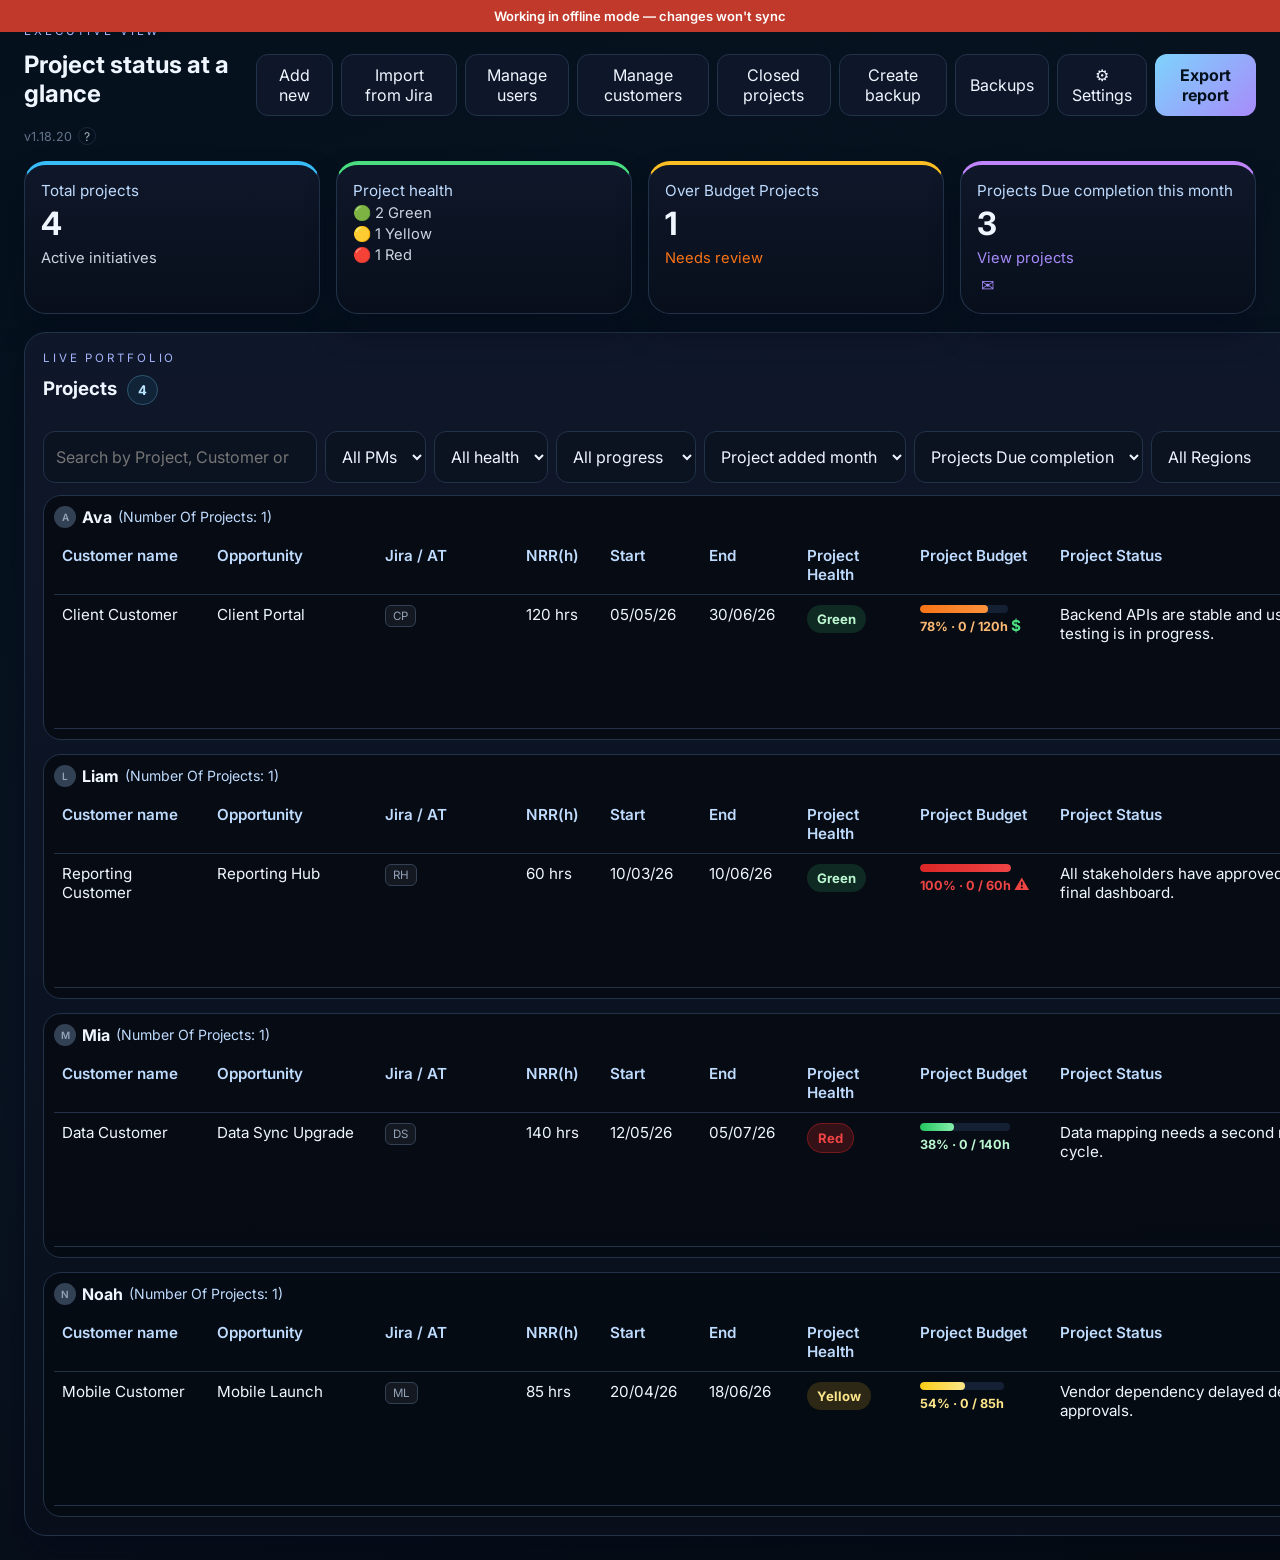
<file: index.html>
<!DOCTYPE html>
<html lang="en">
  <head>
    <meta charset="UTF-8" />
    <meta name="viewport" content="width=device-width, initial-scale=1.0" />
    <title>Project Manager Dashboard</title>
    <link rel="icon" type="image/png" href="[data-uri]" />
    <link rel="preconnect" href="https://fonts.googleapis.com" />
    <link rel="preconnect" href="https://fonts.gstatic.com" crossorigin />
    <link
      href="https://fonts.googleapis.com/css2?family=Inter:wght@400;500;600;700;800&display=swap"
      rel="stylesheet"
    />
    <link rel="stylesheet" href="styles.css" />
  </head>
  <body>
    <div id="offline-banner" style="display:none">
      Working in offline mode — changes won't sync
    </div>
    <div class="app-shell">
      <main class="main-content">
        <header class="topbar" id="overview">
          <div>
            <p class="eyebrow">Executive view</p>
            <h2>Project status at a glance</h2>
            <div class="app-version-row">
              <span id="appVersionLabel"></span>
              <button id="whatsNewBtn" class="whats-new-btn" title="What's new">?</button>
            </div>
          </div>
          <div class="topbar-actions">
            <button id="addNewBtn" class="secondary-btn">Add new</button>
            <button id="importFromJiraBtn" class="secondary-btn">Import from Jira</button>
            <button id="manageUsersBtn" class="secondary-btn">Manage users</button>
            <button id="manageCustomersBtn" class="secondary-btn">Manage customers</button>
            <button id="closedProjectsBtn" class="secondary-btn">Closed projects</button>
            <button id="createBackupBtn" class="secondary-btn">Create backup</button>
            <button id="backupsPanelBtn" class="secondary-btn">Backups</button>
            <button id="settingsBtn" class="secondary-btn">⚙ Settings</button>
            <button id="exportBtn" class="primary-btn">Export report</button>
          </div>
        </header>

        <section class="stats-grid">
          <article class="stat-card accent-blue">
            <p>Total projects</p>
            <h3 id="totalProjects">0</h3>
            <span>Active initiatives</span>
          </article>
          <article class="stat-card accent-green" style="position:relative;">
            <p>Project health</p>
            <div id="healthBreakdown" style="margin-top:4px;display:grid;gap:3px;font-size:0.92rem;">
              <span>🟢 <span id="healthGreenCount">0</span> Green</span>
              <span id="healthYellowTrigger" style="cursor:pointer;">🟡 <span id="healthYellowCount">0</span> Yellow</span>
              <span id="healthRedTrigger" style="cursor:pointer;">🔴 <span id="healthRedCount">0</span> Red</span>
            </div>
            <div id="healthYellowPopup" class="atrisk-popup hidden"></div>
            <div id="healthRedPopup" class="atrisk-popup hidden"></div>
          </article>
          <article class="stat-card accent-amber" id="atRiskCard" style="position:relative;cursor:default;">
            <p>Over Budget Projects</p>
            <h3 id="atRiskCount">0</h3>
            <span id="atRiskTrigger" style="color:#f97316;cursor:pointer;">Needs review</span>
            <div id="atRiskPopup" class="atrisk-popup hidden"></div>
          </article>
          <article class="stat-card accent-purple" id="dueThisMonthCard" style="position:relative;cursor:default;">
            <p>Projects Due completion this month</p>
            <h3 id="dueThisMonthCount">0</h3>
            <span id="dueThisMonthTrigger" style="color:#a78bfa;cursor:pointer;">View projects</span>
            <div id="dueThisMonthActions" style="display:flex;gap:8px;margin-top:6px;">
              <button id="mailDueMonthBtn" title="Copy table &amp; open email" style="background:none;border:none;cursor:pointer;color:#a78bfa;font-size:1rem;padding:2px 4px;">✉</button>
            </div>
            <div id="dueThisMonthPopup" class="atrisk-popup hidden"></div>
          </article>
        </section>

        <section class="dashboard-grid top-priority">
          <article class="panel" id="projects">
            <div class="panel-header">
              <div>
                <p class="eyebrow">Live portfolio</p>
                <h3>Projects <span id="projectsCountBadge" class="pill" style="margin-left:6px;">0</span></h3>
              </div>
              <span class="pill">Updated today</span>
            </div>
            <div class="filter-row">
              <input id="searchInput" type="search" placeholder="Search by Project, Customer or PM" />
              <select id="pmFilter">
                <option value="All">All PMs</option>
              </select>
              <select id="healthFilter">
                <option value="All">All health</option>
                <option value="Green">Green</option>
                <option value="Yellow">Yellow</option>
                <option value="Red">Red</option>
              </select>
              <select id="progressFilter">
                <option value="">All progress</option>
                <option value="0-39">0–39%</option>
                <option value="40-69">40–69%</option>
                <option value="70-100">70–100%</option>
                <option value="100+">Above 100%</option>
              </select>
              <select id="addedMonthFilter">
                <option value="">Project added month</option>
              </select>
              <select id="duemonthFilter">
                <option value="">All months</option>
              </select>
              <select id="regionFilter">
                <option value="">All Regions</option>
                <option value="APAC">APAC</option>
                <option value="EMEA">EMEA</option>
                <option value="North America">North America</option>
                <option value="LatAm">LatAm</option>
                <option value="Internal">Internal</option>
                <option value="ROW">"ROW"</option>
              </select>
              <select id="accountTypeFilter">
                <option value="">All Account Types</option>
                <option value="OVP">OVP</option>
                <option value="OTT">OTT</option>
              </select>
              <button id="refreshDashboardBtn" class="ghost-btn small-btn" title="Refresh dashboard">↻ Refresh</button>
              <button id="resetFiltersBtn" class="ghost-btn small-btn" title="Reset all filters">✕ Reset</button>
            </div>
            <div class="table-wrap">
              <div id="portfolioGroups" class="portfolio-groups"></div>
            </div>
          </article>

        </section>
      </main>
    </div>

    <div id="appDialogModal" class="modal hidden" aria-hidden="true">
      <div class="modal-card app-dialog-card">
        <div class="modal-header">
          <div>
            <p class="eyebrow" id="appDialogEyebrow">Confirm</p>
            <h3 id="appDialogTitle">Are you sure?</h3>
          </div>
          <button id="closeAppDialogBtn" class="ghost-btn" type="button" aria-label="Close">×</button>
        </div>
        <div class="app-dialog-body">
          <p id="appDialogMessage" class="muted"></p>
          <input id="appDialogInput" type="password" autocomplete="off" style="display:none;" />
          <p id="appDialogError" class="app-dialog-error hidden"></p>
        </div>
        <div class="modal-actions">
          <button type="button" id="appDialogCancelBtn" class="ghost-btn">Cancel</button>
          <button type="button" id="appDialogConfirmBtn" class="primary-btn">OK</button>
        </div>
      </div>
    </div>

    <div id="editProjectModal" class="modal hidden" aria-hidden="true">
      <div class="modal-card edit-project-modal-card">
        <div class="modal-header">
          <div>
            <p class="eyebrow">Edit project</p>
            <h3>Project Manager Update</h3>
          </div>
          <button id="closeEditModalBtn" class="ghost-btn" type="button" aria-label="Close">×</button>
        </div>
        <form id="editProjectForm" class="status-form modal-form">
          <label>
            Customer name
            <div class="autocomplete-wrap">
              <input id="editCustomerName" type="text" autocomplete="off" />
              <ul class="autocomplete-list hidden"></ul>
            </div>
          </label>
          <label>
            Project Name
            <input id="editProjectName" type="text" />
          </label>
          <label id="verticalLabel">
            Vertical
            <input id="editVertical" type="text" readonly placeholder="— not set in Jira yet —" style="opacity:0.7;" />
          </label>
          <label id="accountTypeLabel">
            Account Type
            <select id="editAccountType">
              <option value="">— not determined —</option>
              <option value="OVP">OVP</option>
              <option value="OTT">OTT</option>
            </select>
          </label>
          <label>
            PM
            <select id="editProjectManager"></select>
          </label>
          <label>
            Project Health by PM
            <select id="editHealth">
              <option value="Green">Green</option>
              <option value="Yellow">Yellow</option>
              <option value="Red">Red</option>
            </select>
          </label>
          <label id="pmStatusLabel">
            Project status by PM
            <textarea id="editPmStatus" rows="3" placeholder="Explain why this project is at risk…" style="resize:vertical;"></textarea>
          </label>
          <label>
            Region
            <select id="editRegion">
              <option value="">— select —</option>
              <option value="APAC">APAC</option>
              <option value="EMEA">EMEA</option>
              <option value="North America">North America</option>
              <option value="LatAm">LatAm</option>
              <option value="Internal">Internal</option>
              <option value="ROW">"ROW"</option>
            </select>
          </label>
          <label id="riskReasonLabel">
            Risk Reason (Budget)
            <select id="editRiskReason">
              <option value="">-- Select Risk Reason --</option>
              <option value="54143">Non-responsive and/or demanding customer</option>
              <option value="54144">Delayed support from Dev/Core/R&amp;D</option>
              <option value="54145">Churn Risk/Task force customer</option>
              <option value="54146">Dev work exceeded estimation</option>
              <option value="54147">Hours not received from sales as promised</option>
              <option value="54148">Solution changes after the initial estimation, discovered post Kick Off calls</option>
              <option value="54149">Product gaps / immaturity</option>
              <option value="54150">Items discussed in pre-sale assumed incorrectly to be OOB</option>
              <option value="57872">Project actual work does not match estimation</option>
            </select>
          </label>
          <label>
            AT Link
            <input id="editAtLink" type="url" placeholder="https://..." />
          </label>
          <label>
            CSM
            <input id="editCsm" type="text" placeholder="CSM name" />
          </label>
          <label>
            Sales
            <input id="editSales" type="text" placeholder="Sales name" />
          </label>
          <label>
            End Date
            <div style="display:flex;gap:6px;align-items:center;">
              <input id="editDueDateText" type="text" placeholder="dd/mm/yy" maxlength="8" style="flex:1;" />
              <button type="button" id="editDueDatePickerBtn" title="Pick date" style="background:none;border:1px solid #334155;border-radius:8px;padding:5px 8px;cursor:pointer;color:#94a3b8;font-size:1rem;">📅</button>
              <input id="editDueDateHidden" type="date" style="display:none;" />
            </div>
          </label>
          <label>Project Status</label>
          <div class="rich-editor-block" id="editStatusEditorBlock">
          <div class="editor-toolbar">
            <button type="button" class="ghost-btn small-btn" data-rich-command="bold" title="Bold"><b>B</b></button>
            <button type="button" class="ghost-btn small-btn" data-rich-command="italic" title="Italic"><i>I</i></button>
            <button type="button" class="ghost-btn small-btn" data-rich-command="underline" title="Underline"><u>U</u></button>
            <span class="toolbar-sep"></span>
            <button type="button" class="ghost-btn small-btn" data-rich-command="insertUnorderedList" title="Bullet list">• List</button>
            <button type="button" class="ghost-btn small-btn" data-rich-command="insertOrderedList" title="Numbered list">1. List</button>
            <span class="toolbar-sep"></span>
            <button type="button" class="ghost-btn small-btn" data-rich-command="outdent" title="Decrease indent">⇤</button>
            <button type="button" class="ghost-btn small-btn" data-rich-command="indent" title="Increase indent">⇥</button>
            <span class="toolbar-sep"></span>
            <span class="toolbar-color-wrap">
              <span class="toolbar-color-a">A</span>
              <label class="toolbar-color-btn ghost-btn small-btn" title="Text color">
                <span data-role="colorSwatch" style="display:inline-block;width:14px;height:14px;border-radius:3px;background:#eff6ff;border:1px solid rgba(255,255,255,0.25);"></span>
                <input type="color" data-role="colorPicker" value="#eff6ff" style="width:0;height:0;opacity:0;position:absolute;">
              </label>
            </span>
            <span class="toolbar-sep"></span>
            <select data-role="fontSize" title="Font size" style="width:58px;padding:4px 6px;border:1px solid var(--line);border-radius:10px;background:rgba(15,23,42,0.95);color:var(--text);font-family:inherit;font-size:0.88rem;cursor:pointer;">
              <option value="8" selected>8</option>
              <option value="9">9</option>
              <option value="10">10</option>
              <option value="11">11</option>
              <option value="12">12</option>
              <option value="14">14</option>
              <option value="16">16</option>
              <option value="18">18</option>
              <option value="20">20</option>
              <option value="24">24</option>
              <option value="28">28</option>
              <option value="36">36</option>
              <option value="48">48</option>
              <option value="72">72</option>
            </select>
            <button type="button" data-role="insertLink" class="ghost-btn small-btn" title="Insert link">🔗</button>
          </div>
          <div data-role="linkPopup" style="display:none;margin-top:6px;background:#0f172a;border:1px solid #223249;border-radius:10px;padding:10px 12px;gap:8px;flex-direction:column;">
            <input data-role="linkUrl" type="url" placeholder="https://..." style="width:100%;border:1px solid #334155;background:#0b1220;color:#eff6ff;border-radius:8px;padding:7px 10px;font-size:0.9rem;" />
            <input data-role="linkText" type="text" placeholder="Display text (optional)" style="width:100%;border:1px solid #334155;background:#0b1220;color:#eff6ff;border-radius:8px;padding:7px 10px;font-size:0.9rem;" />
            <div style="display:flex;gap:8px;justify-content:flex-end;">
              <button type="button" data-role="linkCancel" class="ghost-btn small-btn">Cancel</button>
              <button type="button" data-role="linkInsert" class="primary-btn small-btn">Insert</button>
            </div>
          </div>
          <div id="editStatusEditor" class="rich-editor" contenteditable="true" spellcheck="true" lang="en"></div>
          </div>
          <label id="pmNotesLabel">PM Personal Notes</label>
          <div class="rich-editor-block" id="pmNotesEditorBlock">
          <div class="editor-toolbar">
            <button type="button" class="ghost-btn small-btn" data-rich-command="bold" title="Bold"><b>B</b></button>
            <button type="button" class="ghost-btn small-btn" data-rich-command="italic" title="Italic"><i>I</i></button>
            <button type="button" class="ghost-btn small-btn" data-rich-command="underline" title="Underline"><u>U</u></button>
            <span class="toolbar-sep"></span>
            <button type="button" class="ghost-btn small-btn" data-rich-command="insertUnorderedList" title="Bullet list">• List</button>
            <button type="button" class="ghost-btn small-btn" data-rich-command="insertOrderedList" title="Numbered list">1. List</button>
            <span class="toolbar-sep"></span>
            <button type="button" class="ghost-btn small-btn" data-rich-command="outdent" title="Decrease indent">⇤</button>
            <button type="button" class="ghost-btn small-btn" data-rich-command="indent" title="Increase indent">⇥</button>
            <span class="toolbar-sep"></span>
            <span class="toolbar-color-wrap">
              <span class="toolbar-color-a">A</span>
              <label class="toolbar-color-btn ghost-btn small-btn" title="Text color">
                <span data-role="colorSwatch" style="display:inline-block;width:14px;height:14px;border-radius:3px;background:#eff6ff;border:1px solid rgba(255,255,255,0.25);"></span>
                <input type="color" data-role="colorPicker" value="#eff6ff" style="width:0;height:0;opacity:0;position:absolute;">
              </label>
            </span>
            <span class="toolbar-sep"></span>
            <select data-role="fontSize" title="Font size" style="width:58px;padding:4px 6px;border:1px solid var(--line);border-radius:10px;background:rgba(15,23,42,0.95);color:var(--text);font-family:inherit;font-size:0.88rem;cursor:pointer;">
              <option value="8" selected>8</option>
              <option value="9">9</option>
              <option value="10">10</option>
              <option value="11">11</option>
              <option value="12">12</option>
              <option value="14">14</option>
              <option value="16">16</option>
              <option value="18">18</option>
              <option value="20">20</option>
              <option value="24">24</option>
              <option value="28">28</option>
              <option value="36">36</option>
              <option value="48">48</option>
              <option value="72">72</option>
            </select>
            <button type="button" data-role="insertLink" class="ghost-btn small-btn" title="Insert link">🔗</button>
          </div>
          <div data-role="linkPopup" style="display:none;margin-top:6px;background:#0f172a;border:1px solid #223249;border-radius:10px;padding:10px 12px;gap:8px;flex-direction:column;">
            <input data-role="linkUrl" type="url" placeholder="https://..." style="width:100%;border:1px solid #334155;background:#0b1220;color:#eff6ff;border-radius:8px;padding:7px 10px;font-size:0.9rem;" />
            <input data-role="linkText" type="text" placeholder="Display text (optional)" style="width:100%;border:1px solid #334155;background:#0b1220;color:#eff6ff;border-radius:8px;padding:7px 10px;font-size:0.9rem;" />
            <div style="display:flex;gap:8px;justify-content:flex-end;">
              <button type="button" data-role="linkCancel" class="ghost-btn small-btn">Cancel</button>
              <button type="button" data-role="linkInsert" class="primary-btn small-btn">Insert</button>
            </div>
          </div>
          <div id="pmNotesEditor" class="rich-editor" contenteditable="true" spellcheck="true" lang="en"></div>
          </div>
          <div class="modal-actions">
            <button type="button" id="cancelEditModalBtn" class="ghost-btn">Cancel</button>
            <button type="submit" id="saveEditModalBtn" class="primary-btn">Save changes</button>
          </div>
        </form>
      </div>
    </div>

    <div id="commentsModal" class="modal hidden" aria-hidden="true">
      <div class="modal-card edit-project-modal-card">
        <div class="modal-header">
          <div>
            <p class="eyebrow">Comments</p>
            <h3 id="commentsModalTitle">Project</h3>
          </div>
          <button id="closeCommentsModalBtn" class="ghost-btn" type="button" aria-label="Close">×</button>
        </div>
        <div class="status-form modal-form">
          <label>Add comment</label>
          <div class="rich-editor-block" id="commentComposerBlock">
            <div class="editor-toolbar">
              <button type="button" class="ghost-btn small-btn" data-rich-command="bold" title="Bold"><b>B</b></button>
              <button type="button" class="ghost-btn small-btn" data-rich-command="italic" title="Italic"><i>I</i></button>
              <button type="button" class="ghost-btn small-btn" data-rich-command="underline" title="Underline"><u>U</u></button>
              <span class="toolbar-sep"></span>
              <button type="button" class="ghost-btn small-btn" data-rich-command="insertUnorderedList" title="Bullet list">• List</button>
              <button type="button" class="ghost-btn small-btn" data-rich-command="insertOrderedList" title="Numbered list">1. List</button>
              <span class="toolbar-sep"></span>
              <button type="button" class="ghost-btn small-btn" data-rich-command="outdent" title="Decrease indent">⇤</button>
              <button type="button" class="ghost-btn small-btn" data-rich-command="indent" title="Increase indent">⇥</button>
              <span class="toolbar-sep"></span>
              <span class="toolbar-color-wrap">
                <span class="toolbar-color-a">A</span>
                <label class="toolbar-color-btn ghost-btn small-btn" title="Text color">
                  <span data-role="colorSwatch" style="display:inline-block;width:14px;height:14px;border-radius:3px;background:#eff6ff;border:1px solid rgba(255,255,255,0.25);"></span>
                  <input type="color" data-role="colorPicker" value="#eff6ff" style="width:0;height:0;opacity:0;position:absolute;">
                </label>
              </span>
              <span class="toolbar-sep"></span>
              <select data-role="fontSize" title="Font size" style="width:58px;padding:4px 6px;border:1px solid var(--line);border-radius:10px;background:rgba(15,23,42,0.95);color:var(--text);font-family:inherit;font-size:0.88rem;cursor:pointer;">
                <option value="8" selected>8</option>
                <option value="9">9</option>
                <option value="10">10</option>
                <option value="11">11</option>
                <option value="12">12</option>
                <option value="14">14</option>
                <option value="16">16</option>
                <option value="18">18</option>
                <option value="20">20</option>
                <option value="24">24</option>
                <option value="28">28</option>
                <option value="36">36</option>
                <option value="48">48</option>
                <option value="72">72</option>
              </select>
              <button type="button" data-role="insertLink" class="ghost-btn small-btn" title="Insert link">🔗</button>
            </div>
            <div data-role="linkPopup" style="display:none;margin-top:6px;background:#0f172a;border:1px solid #223249;border-radius:10px;padding:10px 12px;gap:8px;flex-direction:column;">
              <input data-role="linkUrl" type="url" placeholder="https://..." style="width:100%;border:1px solid #334155;background:#0b1220;color:#eff6ff;border-radius:8px;padding:7px 10px;font-size:0.9rem;" />
              <input data-role="linkText" type="text" placeholder="Display text (optional)" style="width:100%;border:1px solid #334155;background:#0b1220;color:#eff6ff;border-radius:8px;padding:7px 10px;font-size:0.9rem;" />
              <div style="display:flex;gap:8px;justify-content:flex-end;">
                <button type="button" data-role="linkCancel" class="ghost-btn small-btn">Cancel</button>
                <button type="button" data-role="linkInsert" class="primary-btn small-btn">Insert</button>
              </div>
            </div>
            <div id="commentComposerEditor" class="rich-editor" contenteditable="true" spellcheck="true" lang="en"></div>
          </div>
          <div class="comments-divider"></div>
          <label>Existing comments</label>
          <div id="commentsList" class="comments-list"></div>
        </div>
        <div class="modal-actions">
          <button type="button" id="cancelCommentsModalBtn" class="ghost-btn">Cancel</button>
          <button type="button" id="saveCommentBtn" class="primary-btn">Save Comment</button>
        </div>
      </div>
    </div>

    <div id="projectModal" class="modal hidden" aria-hidden="true">
      <div class="modal-card">
        <div class="modal-header">
          <div>
            <p class="eyebrow">New project</p>
            <h3>Add a project</h3>
          </div>
          <button id="closeModalBtn" class="ghost-btn" type="button" aria-label="Close">×</button>
        </div>
        <form id="modalProjectForm" class="status-form modal-form">
          <label>
            Customer name
            <div class="autocomplete-wrap">
              <input id="modalProjectCustomer" type="text" placeholder="e.g. Acme Corp" autocomplete="off" />
              <ul class="autocomplete-list hidden"></ul>
            </div>
          </label>
          <label>
            Project name
            <input id="modalProjectName" type="text" required placeholder="e.g. CRM Migration" />
          </label>
          <label>
            OPP Link (Salesforce)
            <input id="modalProjectOppLink" type="url" placeholder="https://kaltura.lightning.force.com/..." />
          </label>
          <label>
            PM name
            <div class="autocomplete-wrap">
              <input id="modalProjectPm" type="text" required placeholder="Select or type PM" autocomplete="off" />
              <ul class="autocomplete-list hidden"></ul>
            </div>
          </label>
          <label>
            CSM name
            <div class="autocomplete-wrap">
              <input id="modalProjectCsm" type="text" placeholder="Select or type CSM" autocomplete="off" />
              <ul class="autocomplete-list hidden"></ul>
            </div>
          </label>
          <label>
            Sales name
            <div class="autocomplete-wrap">
              <input id="modalProjectSales" type="text" placeholder="Select or type Sales" autocomplete="off" />
              <ul class="autocomplete-list hidden"></ul>
            </div>
          </label>
          <label>
            Jira URL
            <input id="modalProjectJira" type="url" placeholder="https://jira.example.com/PROJ" />
          </label>
          <label>
            NRR (hours)
            <input id="modalProjectNrr" type="number" min="0" step="0.1" placeholder="e.g. 10" required />
          </label>
          <label>
            Start Date
            <div style="display:flex;gap:6px;align-items:center;">
              <input id="modalProjectStartDate" type="text" placeholder="dd/mm/yy" maxlength="8" style="flex:1;" required />
              <button type="button" id="modalStartPickerBtn" title="Pick date" style="background:none;border:1px solid #334155;border-radius:8px;padding:5px 8px;cursor:pointer;color:#94a3b8;font-size:1rem;">📅</button>
              <input id="modalProjectStartDateHidden" type="date" style="display:none;" />
            </div>
          </label>
          <label>
            End Date
            <div style="display:flex;gap:6px;align-items:center;">
              <input id="modalProjectDueDate" type="text" placeholder="dd/mm/yy" maxlength="8" style="flex:1;" required />
              <button type="button" id="modalEndPickerBtn" title="Pick date" style="background:none;border:1px solid #334155;border-radius:8px;padding:5px 8px;cursor:pointer;color:#94a3b8;font-size:1rem;">📅</button>
              <input id="modalProjectDueDateHidden" type="date" style="display:none;" />
            </div>
          </label>
          <label>
            NRR value
            <input id="modalProjectNrrValue" type="text" placeholder="e.g. $120" required />
          </label>
          <label>
            MRR value
            <input id="modalProjectMrrValue" type="text" placeholder="e.g. $8,000" required />
          </label>
          <label>
            Region
            <select id="modalProjectRegion">
              <option value="">— select —</option>
              <option value="APAC">APAC</option>
              <option value="EMEA">EMEA</option>
              <option value="North America">North America</option>
              <option value="LatAm">LatAm</option>
              <option value="Internal">Internal</option>
              <option value="ROW">"ROW"</option>
            </select>
          </label>
          <div class="modal-actions">
            <button type="button" id="cancelModalBtn" class="ghost-btn">Cancel</button>
            <button type="submit" id="saveProjectModalBtn" class="primary-btn">Save</button>
          </div>
        </form>
      </div>
    </div>



    <div id="usersModal" class="modal hidden" aria-hidden="true">
      <div class="modal-card">
        <div class="modal-header">
          <div>
            <p class="eyebrow">Team</p>
            <h3>Manage users</h3>
          </div>
          <button id="closeUsersModalBtn" class="ghost-btn" type="button" aria-label="Close">×</button>
        </div>
        <input id="usersSearchInput" type="search" placeholder="Search users…" style="margin-bottom:10px;width:100%;box-sizing:border-box;border:1px solid var(--line);background:#0b1220;color:var(--text);border-radius:12px;padding:10px 12px;font-family:inherit;font-size:0.95rem;" />
        <div id="usersModalBody">
          <!-- rendered by renderUsersModal() -->
        </div>
        <div style="margin-top:12px;display:flex;gap:8px;">
          <button id="addUserBtn" class="secondary-btn small-btn" type="button">+ Add user</button>
          <button id="syncUsersFromJiraBtn" class="ghost-btn small-btn" type="button" title="Sync Jira Account IDs for all users">↻ Sync Jira IDs</button>
        </div>
        <div id="addUserForm" class="status-form" style="display:none; margin-top:12px;">
          <label>Search Jira user
            <div class="autocomplete-wrap">
              <input id="newUserJiraSearch" type="text" autocomplete="off" placeholder="Start typing a name..." />
              <div id="newUserJiraResults" class="autocomplete-list hidden"></div>
            </div>
          </label>
          <div style="display:grid; grid-template-columns:1fr 1fr; gap:8px;">
            <label>First name<input id="newUserFirstName" type="text" required placeholder="e.g. Janina" /></label>
            <label>Last name<input id="newUserLastName" type="text" required placeholder="e.g. Pomme" /></label>
          </div>
          <label>Roles
            <div style="display:flex;gap:16px;margin-top:4px;">
              <label style="display:flex;align-items:center;gap:4px;color:#dbeafe;font-size:0.9rem;"><input type="checkbox" id="newUserRolePM" value="PM"> PM</label>
              <label style="display:flex;align-items:center;gap:4px;color:#dbeafe;font-size:0.9rem;"><input type="checkbox" id="newUserRoleCSM" value="CSM"> CSM</label>
              <label style="display:flex;align-items:center;gap:4px;color:#dbeafe;font-size:0.9rem;"><input type="checkbox" id="newUserRoleSales" value="Sales"> Sales</label>
              <label style="display:flex;align-items:center;gap:4px;color:#dbeafe;font-size:0.9rem;"><input type="checkbox" id="newUserRoleIE" value="IE"> IE</label>
            </div>
          </label>
          <input type="hidden" id="newUserJiraAccountId" value="">
          <div class="modal-actions">
            <button type="button" id="cancelAddUserBtn" class="ghost-btn">Cancel</button>
            <button type="button" id="saveAddUserBtn" class="primary-btn">Save</button>
          </div>
        </div>
      </div>
    </div>

    <div id="customersModal" class="modal hidden" aria-hidden="true">
      <div class="modal-card">
        <div class="modal-header">
          <div>
            <p class="eyebrow">Customers</p>
            <h3>Manage customers</h3>
          </div>
          <button id="closeCustomersModalBtn" class="ghost-btn" type="button" aria-label="Close">×</button>
        </div>
        <input id="customersSearchInput" type="search" placeholder="Search customers…" style="margin-bottom:10px;width:100%;box-sizing:border-box;border:1px solid var(--line);background:#0b1220;color:var(--text);border-radius:12px;padding:10px 12px;font-family:inherit;font-size:0.95rem;" />
        <div id="customersModalBody">
          <!-- rendered by renderCustomersModal() -->
        </div>
        <div style="margin-top:12px;">
          <button id="addCustomerListBtn" class="secondary-btn small-btn" type="button">+ Add customer</button>
        </div>
        <div id="addCustomerListForm" class="status-form" style="display:none; margin-top:12px;">
          <label>Customer name<input id="listNewCustomerName" type="text" required placeholder="e.g. Acme Corp" /></label>
          <label>Salesforce link<input id="listNewCustomerSfLink" type="url" placeholder="https://kaltura.lightning.force.com/..." /></label>
          <div class="modal-actions">
            <button type="button" id="cancelCustomerListBtn" class="ghost-btn">Cancel</button>
            <button type="button" id="saveCustomerListBtn" class="primary-btn">Save</button>
          </div>
        </div>
      </div>
    </div>

    <div id="backupsModal" class="modal hidden" aria-hidden="true">
      <div class="backups-modal-card">
        <div class="modal-header">
          <div>
            <p class="eyebrow">History</p>
            <h3>Backups</h3>
          </div>
          <button id="closeBackupsModalBtn" class="ghost-btn" type="button" aria-label="Close">×</button>
        </div>
        <div class="backups-layout">
          <div class="backup-main" id="backupMain">
            <!-- rendered by renderBackupsPanel() -->
          </div>
          <div class="backup-sidebar" id="backupSidebar">
            <!-- rendered by renderBackupsPanel() -->
          </div>
        </div>
      </div>
    </div>

    <div id="closedProjectsModal" class="modal hidden" aria-hidden="true">
      <div class="backups-modal-card">
        <div class="modal-header">
          <div>
            <p class="eyebrow">Archive</p>
            <h3>Closed Projects <span id="closedProjectsCountBadge" class="pill" style="margin-left:6px;">0</span></h3>
          </div>
          <button id="closeClosedProjectsModalBtn" class="ghost-btn" type="button" aria-label="Close">×</button>
        </div>
        <div class="filter-row" style="margin-bottom:12px;">
          <input id="closedSearchInput" type="search" placeholder="Search by Project, Customer or PM" />
          <select id="closedPmFilter">
            <option value="All">All PMs</option>
          </select>
          <select id="closedRegionFilter">
            <option value="">All Regions</option>
            <option value="APAC">APAC</option>
            <option value="EMEA">EMEA</option>
            <option value="North America">North America</option>
            <option value="LatAm">LatAm</option>
            <option value="Internal">Internal</option>
            <option value="ROW">ROW</option>
          </select>
          <select id="closedMonthFilter">
            <option value="">All closed months</option>
          </select>
          <select id="closedQuarterFilter">
            <option value="">All closed quarters</option>
          </select>
          <button id="refreshClosedProjectsBtn" class="ghost-btn small-btn" title="Refresh closed projects">↻ Refresh</button>
          <button id="resetClosedFiltersBtn" class="ghost-btn small-btn" title="Reset all filters">✕ Reset</button>
        </div>
        <div class="backup-main" id="closedProjectsMain">
          <!-- rendered by renderClosedProjectsPanel() -->
        </div>
      </div>
    </div>

    <div id="addCustomerModal" class="modal hidden" aria-hidden="true">
      <div class="modal-card">
        <div class="modal-header">
          <div>
            <p class="eyebrow">New customer</p>
            <h3>Add a customer</h3>
          </div>
          <button id="closeAddCustomerModalBtn" class="ghost-btn" type="button" aria-label="Close">×</button>
        </div>
        <div class="status-form" style="margin-top:8px;">
          <label>
            Customer name
            <input id="newCustomerName" type="text" placeholder="e.g. Acme Corp" required />
          </label>
          <label>
            Salesforce link
            <input id="newCustomerSfLink" type="url" placeholder="https://kaltura.lightning.force.com/..." />
          </label>
          <div class="modal-actions">
            <button type="button" id="cancelAddCustomerBtn" class="ghost-btn">Cancel</button>
            <button type="button" id="saveAddCustomerBtn" class="primary-btn">Save</button>
          </div>
        </div>
      </div>
    </div>

    <div id="settingsModal" class="modal hidden" aria-hidden="true">
      <div class="modal-card" style="max-width:520px;">
        <div class="modal-header">
          <div>
            <p class="eyebrow">Configuration</p>
            <h3>Settings</h3>
          </div>
          <button id="closeSettingsBtn" class="ghost-btn" type="button" aria-label="Close">×</button>
        </div>
        <div class="status-form" style="margin-top:8px;">

          <p class="eyebrow" style="margin-bottom:6px;">Jira API</p>
          <div style="font-size:12px;color:var(--muted,#94a3b8);background:rgba(15,23,42,0.6);border:1px solid #334155;border-radius:6px;padding:10px 14px;line-height:1.5;margin-bottom:12px;">
            Credentials are stored in your browser's localStorage only, and sent directly to your Jira API.
          </div>
          <label>Jira Cloud URL<input id="settingsJiraDomain" type="text" placeholder="https://kaltura.atlassian.net" value="https://kaltura.atlassian.net" /></label>
          <label>Email<input id="settingsJiraEmail" type="email" placeholder="you@kaltura.com" /></label>
          <label>API Token<input id="settingsJiraToken" type="password" placeholder="Paste your API token" /></label>
          <p class="muted" style="margin-top:2px;margin-bottom:10px;font-size:0.78rem;">Generate at <a href="https://id.atlassian.com/manage-profile/security/api-tokens" target="_blank" rel="noreferrer" style="color:#7dd3fc;">id.atlassian.com</a>.</p>
          <div style="display:flex;align-items:center;justify-content:space-between;margin-bottom:12px;">
            <span id="jiraTestStatus" style="font-size:0.84rem;min-height:20px;font-weight:500;"></span>
            <button type="button" id="testJiraConnectionBtn" class="ghost-btn small-btn" style="white-space:nowrap;">Test Connection</button>
          </div>

          <hr style="border-color:#334155;margin:16px 0;" />

          <p class="eyebrow" style="margin-bottom:6px;">Auto-poll</p>
          <label>Poll interval (minutes)<input id="settingsPollInterval" type="number" min="1" max="120" placeholder="15" style="width:80px;" /></label>
          <label>Watched assignees (comma-separated emails)<input id="settingsWatchedAssignees" type="text" placeholder="arik.perera@kaltura.com, Srinivas.Duddu@kaltura.com" /></label>

          <hr style="border-color:#334155;margin:16px 0;" />

          <p class="eyebrow" style="margin-bottom:6px;">Salesforce</p>
          <p class="muted" style="margin-bottom:4px;">Connected App credentials for SF enrichment. Sent to the local proxy only — never stored in the browser.</p>
          <label>SF Username<input id="settingsSFUsername" type="email" placeholder="you@kaltura.com" /></label>
          <label>SF Password + Security Token<input id="settingsSFPassword" type="password" placeholder="PasswordSecurityToken (concatenated)" /></label>
          <label>Connected App Client ID<input id="settingsSFClientId" type="text" placeholder="Consumer Key" /></label>
          <label>Connected App Client Secret<input id="settingsSFClientSecret" type="password" placeholder="Consumer Secret" /></label>
          <p id="settingsSFStatus" class="muted" style="min-height:18px;font-size:0.8rem;"></p>

          <hr style="border-color:#334155;margin:16px 0;" />

          <p class="eyebrow" style="margin-bottom:6px;">Diagnostics</p>
          <p class="muted" style="margin-bottom:8px;">Track every add/remove to projects and tasks, to help trace disappearing or reappearing items.</p>
          <button type="button" id="openActivityLogBtn" class="ghost-btn small-btn">View Activity Log</button>

          <div class="modal-actions">
            <button type="button" id="cancelSettingsBtn" class="ghost-btn">Cancel</button>
            <button type="button" id="saveSettingsBtn" class="primary-btn">Save &amp; sync</button>
          </div>
        </div>
      </div>
    </div>

    <div id="deleteProjectModal" class="modal hidden" aria-hidden="true">
      <div class="modal-card">
        <div class="modal-header">
          <div>
            <p class="eyebrow">Delete project</p>
            <h3 id="deleteProjectModalTitle">Project name</h3>
          </div>
        </div>
        <p class="muted" style="margin-bottom:16px;">Delete cannot be undone. Backup & Delete moves this project to Closed Projects first, where it can be restored later.</p>
        <div class="modal-actions">
          <button type="button" id="cancelDeleteProjectBtn" class="ghost-btn">Cancel</button>
          <button type="button" id="deleteProjectBtn" class="ghost-btn">Delete</button>
          <button type="button" id="backupAndDeleteProjectBtn" class="primary-btn">Backup &amp; Delete</button>
        </div>
      </div>
    </div>

    <div id="exportChoiceModal" class="modal hidden" aria-hidden="true">
      <div class="modal-card" style="max-width:520px;">
        <div class="modal-header">
          <div>
            <p class="eyebrow">Export report</p>
            <h3>What would you like to do?</h3>
          </div>
        </div>
        <p class="muted" style="margin-bottom:10px;">Choose whether to export only, or export and create a backup snapshot at the same time.</p>
        <p class="muted" style="margin-bottom:12px;">Which projects would you like on the report? OVP, OTT, or Both?</p>
        <div style="display:flex;gap:18px;margin-bottom:18px;">
          <label style="display:flex;align-items:center;gap:6px;font-weight:normal;">
            <input type="radio" name="reportAccountType" value="Both" checked> Both
          </label>
          <label style="display:flex;align-items:center;gap:6px;font-weight:normal;">
            <input type="radio" name="reportAccountType" value="OVP"> OVP
          </label>
          <label style="display:flex;align-items:center;gap:6px;font-weight:normal;">
            <input type="radio" name="reportAccountType" value="OTT"> OTT
          </label>
        </div>
        <div class="modal-actions">
          <button type="button" id="exportCancelBtn" class="secondary-btn">Cancel</button>
          <button type="button" id="exportOnlyBtn" class="ghost-btn">Report only</button>
          <button type="button" id="exportAndBackupBtn" class="primary-btn">Report + Backup</button>
        </div>
      </div>
    </div>

    <div id="newProjectsBanner" class="new-projects-banner hidden" role="status" aria-live="polite">
      <span id="newProjectsBannerMsg"></span>
      <button id="newProjectsBannerDismiss" class="ghost-btn" style="padding:2px 8px;font-size:0.8rem;">Dismiss</button>
    </div>

    <div id="importModal" class="modal hidden" aria-hidden="true">
      <div class="modal-card" style="max-width:780px;width:min(780px,calc(100vw - 24px));max-height:calc(100vh - 40px);">
        <div class="modal-header">
          <h3>Import from Jira</h3>
          <button id="closeImportModalBtn" class="ghost-btn" type="button">✕</button>
        </div>
        <div id="importStep1">
          <label style="display:block;margin-bottom:8px;color:#bfdbfe;">Search PM by name</label>
          <div class="autocomplete-wrap">
            <input id="importPmSearch" type="text" placeholder="e.g. Tal Sabo" autocomplete="off"
                   style="width:100%;border:1px solid var(--line);background:#0b1220;color:var(--text);border-radius:12px;padding:10px 12px;font-size:0.95rem;" />
            <div id="importPmResults" class="autocomplete-list hidden"></div>
          </div>
          <p id="importPmStatus" style="color:#64748b;font-size:0.88rem;margin-top:8px;min-height:20px;"></p>
        </div>
        <div id="importStep2" class="hidden">
          <div id="importStep2Header" style="margin-bottom:12px;color:#bfdbfe;"></div>
          <div style="display:flex;justify-content:space-between;align-items:center;margin-bottom:8px;">
            <label style="display:flex;align-items:center;gap:6px;color:#bfdbfe;font-size:0.9rem;cursor:pointer;">
              <input type="checkbox" id="importSelectAll"> Select all new
            </label>
            <span id="importCount" style="font-size:0.88rem;color:#64748b;"></span>
          </div>
          <div id="importProjectList" style="max-height:calc(100vh - 260px);overflow-y:auto;display:grid;gap:6px;"></div>
          <div class="modal-actions" style="margin-top:12px;">
            <button id="importBackBtn" class="ghost-btn">← Back</button>
            <button id="importConfirmBtn" class="primary-btn">Import selected</button>
          </div>
          <p id="importProgress" style="color:#7dd3fc;font-size:0.88rem;margin-top:8px;text-align:center;min-height:20px;"></p>
        </div>
      </div>
    </div>

    <div id="whatsNewModal" class="modal hidden" aria-hidden="true">
      <div class="modal-card" style="max-width:480px;">
        <div class="modal-header">
          <h3>What's New</h3>
          <button id="closeWhatsNewBtn" class="ghost-btn" type="button" aria-label="Close">✕</button>
        </div>
        <div id="whatsNewBody" style="max-height:420px;overflow-y:auto;padding:4px 0;"></div>
      </div>
    </div>

    <div id="addNewChoiceModal" class="modal hidden" aria-hidden="true">
      <div class="modal-card" style="max-width:400px;">
        <div class="modal-header">
          <div>
            <p class="eyebrow">Add new</p>
            <h3>What would you like to add?</h3>
          </div>
        </div>
        <p class="muted" style="margin-bottom:16px;">Choose whether to add a full project or a task linked to an existing project.</p>
        <div class="modal-actions">
          <button type="button" id="addNewChoiceProjectBtn" class="secondary-btn">New Project</button>
          <button type="button" id="addNewChoiceTaskBtn" class="primary-btn">New Task</button>
        </div>
      </div>
    </div>

    <div id="taskModal" class="modal hidden" aria-hidden="true">
      <div class="modal-card">
        <div class="modal-header">
          <div>
            <p class="eyebrow">New task</p>
            <h3>Add a task</h3>
          </div>
          <button id="closeTaskModalBtn" class="ghost-btn" type="button" aria-label="Close">×</button>
        </div>
        <form id="taskModalForm" class="status-form modal-form">
          <label>
            Customer name
            <div class="autocomplete-wrap">
              <input id="taskCustomer" type="text" placeholder="Select customer" autocomplete="off" required />
              <ul class="autocomplete-list hidden"></ul>
            </div>
          </label>
          <label>
            Project name
            <select id="taskProject" required>
              <option value="">— select customer first —</option>
            </select>
          </label>
          <label>
            Jira URL
            <input id="taskJira" type="text" readonly placeholder="Auto-filled from project" style="opacity:0.6;" />
          </label>
          <label>
            Region
            <input id="taskRegion" type="text" readonly placeholder="Auto-filled from project" style="opacity:0.6;" />
          </label>
          <label>
            Task owner
            <div class="autocomplete-wrap">
              <input id="taskOwner" type="text" placeholder="Select or type owner" autocomplete="off" required />
              <ul class="autocomplete-list hidden"></ul>
            </div>
          </label>
          <div class="modal-actions">
            <button type="button" id="cancelTaskModalBtn" class="ghost-btn">Cancel</button>
            <button type="submit" class="primary-btn">Save task</button>
          </div>
        </form>
      </div>
    </div>

    <script src="app-core.js"></script>
    <script src="app-render.js"></script>
    <script src="app-modals.js"></script>
  </body>
</html>
</file>
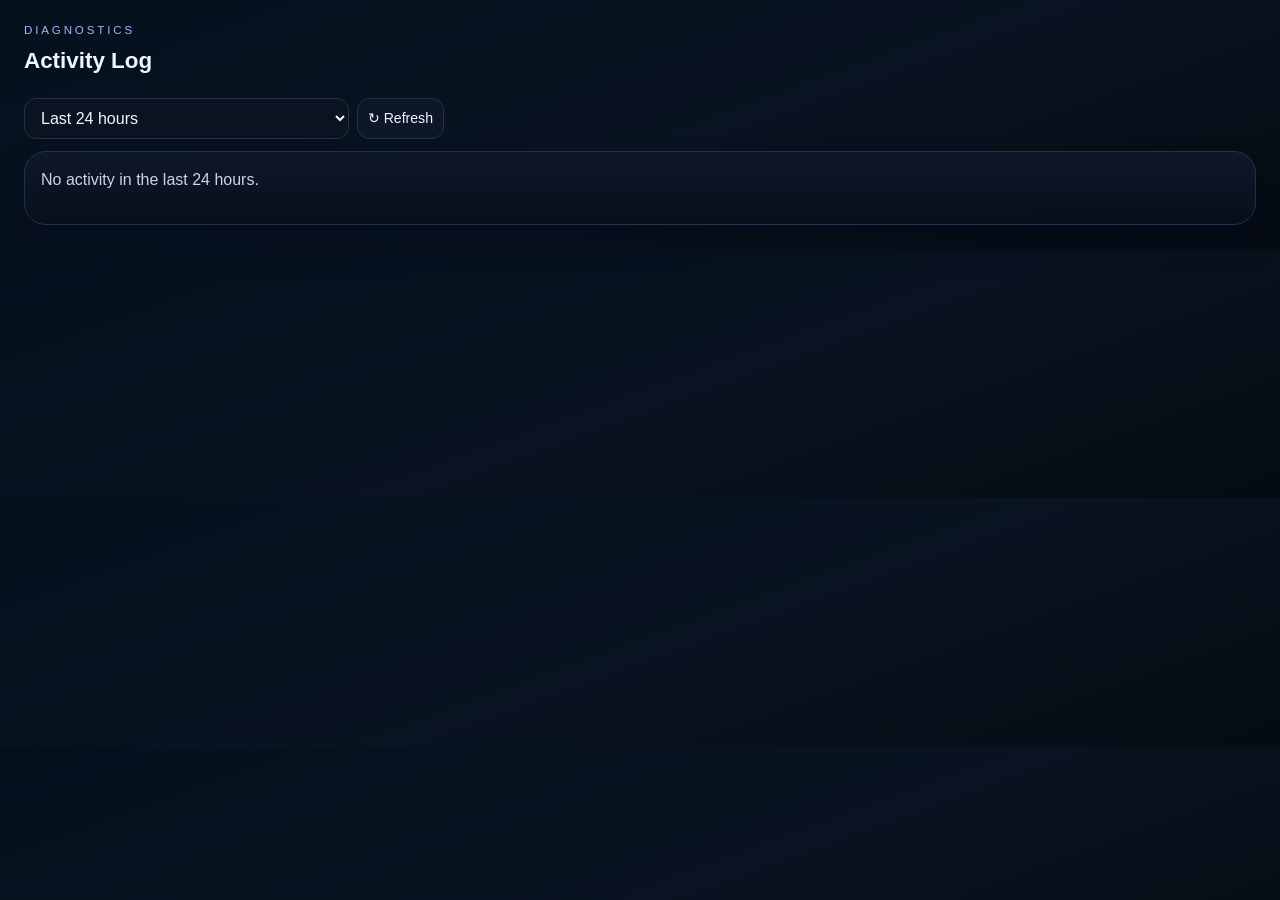
<file: activity-log.html>
<!doctype html>
<html lang="en">
<head>
  <meta charset="UTF-8">
  <meta name="viewport" content="width=device-width, initial-scale=1.0">
  <title>Activity Log — PM Dashboard</title>
  <link rel="icon" type="image/png" href="favicon1.png" />
  <link rel="stylesheet" href="styles.css" />
</head>
<body>
  <main class="main-content" style="max-width:1400px;margin:0 auto;">
    <header class="topbar">
      <div>
        <p class="eyebrow">Diagnostics</p>
        <h1 style="font-size:1.4rem;">Activity Log</h1>
      </div>
    </header>
    <div class="filter-row" style="max-width:420px;">
      <select id="activityLogRangeFilter">
        <option value="24">Last 24 hours</option>
        <option value="48">Last 48 hours</option>
        <option value="168">Last 7 days</option>
      </select>
      <button id="refreshActivityLogBtn" class="ghost-btn small-btn">↻ Refresh</button>
    </div>
    <div class="panel" style="padding:16px;margin-top:4px;">
      <div id="activityLogMain"><!-- rendered by activity-log.js --></div>
    </div>
  </main>

  <div id="activityContentPopover" class="activity-content-popover hidden"></div>

  <script src="activity-log.js"></script>
</body>
</html>
</file>
<file: styles.css>
:root {
  color-scheme: dark;
  --bg: #07111f;
  --panel: #0f172a;
  --panel-2: #111c30;
  --line: #223249;
  --text: #eff6ff;
  --muted: #a5b4fc;
  --blue: #38bdf8;
  --green: #4ade80;
  --amber: #fbbf24;
  --purple: #c084fc;
}

* { box-sizing: border-box; }
body {
  margin: 0;
  font-family: 'Inter', sans-serif;
  background: linear-gradient(160deg, #04111d, #091321 55%, #050b12 100%);
  color: var(--text);
}

button, input, select, textarea { font: inherit; }

.app-shell { display: flex; min-height: 100vh; }
.sidebar { display: none; }
.eyebrow { text-transform: uppercase; letter-spacing: 0.25em; font-size: 0.72rem; color: var(--muted); }
h1, h2, h3, p { margin-top: 0; }
h1 { font-size: 1.9rem; margin-bottom: 8px; }
.muted { color: #cbd5e1; line-height: 1.5; }
.nav-links { display: grid; gap: 8px; margin: 24px 0; }
.nav-link {
  text-decoration: none; color: #dbe6ff; padding: 10px 12px; border-radius: 12px;
  border: 1px solid transparent; transition: all 0.2s ease;
}
.nav-link:hover, .nav-link.active { background: rgba(56, 189, 248, 0.12); border-color: rgba(56, 189, 248, 0.25); }
.mini-card, .panel, .stat-card { background: linear-gradient(180deg, rgba(15, 23, 42, 0.96), rgba(8, 15, 27, 0.97)); border:1px solid var(--line); border-radius: 22px; box-shadow: 0 18px 30px rgba(2, 6, 23, 0.35); }
.mini-card { padding: 14px; color: #dbeafe; }
.main-content { flex: 1 1 auto; width: 100%; min-width: 0; padding: 24px; }
.topbar { display:flex; justify-content:space-between; align-items:center; margin-bottom:16px; }
.topbar-actions { display:flex; gap:8px; }
.primary-btn {
  border: none; border-radius: 12px; padding: 10px 14px; color: #04111d; background: linear-gradient(135deg, #7dd3fc, #a78bfa); font-weight: 700; cursor:pointer;
}
.primary-btn:hover { filter: brightness(1.05); }
.secondary-btn, .ghost-btn {
  border: 1px solid var(--line); border-radius: 12px; padding: 10px 14px; color: var(--text); background: rgba(15, 23, 42, 0.95); cursor: pointer;
}
.secondary-btn:hover, .ghost-btn:hover { background: rgba(30, 41, 59, 0.95); }
.small-btn { padding: 8px 10px; font-size: 0.88rem; }
.primary-btn.full { width:100%; }
.modal { position: fixed; inset: 0; background: rgba(2, 6, 23, 0.72); display:flex; align-items:center; justify-content:center; padding: 18px; z-index: 50; }
.modal.hidden { display:none; }
.modal-card {
  width: min(15cm, calc(100vw - 24px));
  max-width: 15cm;
  max-height: 15cm;
  overflow-y: auto;
  background: linear-gradient(180deg, #111c30, #0b1220);
  border: 1px solid var(--line);
  border-radius: 22px;
  padding: 16px;
  box-shadow: 0 18px 30px rgba(2, 6, 23, 0.45);
}
.edit-project-modal-card {
  width: min(24cm, calc(100vw - 24px));
  max-width: 24cm;
  max-height: min(26cm, 92vh);
}
.modal-header { display:flex; justify-content:space-between; align-items:flex-start; margin-bottom: 8px; }
.modal-actions { display:flex; justify-content:flex-end; gap:8px; margin-top: 4px; }
#appDialogModal { z-index: 60; }
.app-dialog-card { width: min(9.5cm, calc(100vw - 24px)); max-width: 9.5cm; max-height: none; }
.app-dialog-body { display:grid; gap:10px; margin: 4px 0 14px; }
.app-dialog-body input { width:100%; border:1px solid var(--line); background:#0b1220; color:var(--text); border-radius:12px; padding:10px 12px; }
.app-dialog-error { color:#f87171; font-size:0.85rem; margin:0; }
.app-dialog-error.hidden { display:none; }
.danger-btn { border:none; border-radius:12px; padding:10px 14px; color:#fff; background:linear-gradient(135deg,#f87171,#dc2626); font-weight:700; cursor:pointer; }
.danger-btn:hover { filter:brightness(1.05); }
.stats-grid { display:grid; grid-template-columns: repeat(4, 1fr); gap: 16px; margin-bottom:18px; }
.stat-card { padding: 16px; }
.stat-card p { color: #bfdbfe; margin-bottom: 4px; font-size: 0.95rem; }
.stat-card h3 { font-size: 2rem; margin-bottom: 4px; }
.stat-card span { color: #cbd5e1; font-size: 0.92rem; }
.accent-blue { border-top: 4px solid var(--blue); }
.accent-green { border-top: 4px solid var(--green); }
.accent-amber { border-top: 4px solid var(--amber); }
.accent-purple { border-top: 4px solid var(--purple); }
.dashboard-grid { display:grid; grid-template-columns: 1fr; gap: 18px; }
.top-priority { align-items:start; }
.top-priority > .panel:first-child { order:-1; }
.panel { padding: 18px; }
.panel-header { display:flex; justify-content:space-between; align-items:center; margin-bottom: 12px; }
.panel-header.compact { margin-top: 8px; margin-bottom: 8px; }
.pill { border:1px solid rgba(125, 211, 252, 0.27); background: rgba(56, 189, 248, 0.08); color:#bae6fd; padding:6px 10px; border-radius:999px; font-size:0.82rem; }
.filter-row { display:flex; gap:8px; margin-bottom: 12px; }
.filter-row input, .filter-row select { flex:1; border:1px solid var(--line); background:#0b1220; color:var(--text); border-radius:12px; padding:10px 12px; }
.divider { border: 0; border-top: 1px solid var(--line); margin: 10px 0; }
.table-wrap { overflow-x:auto; overflow-y:hidden; }
.portfolio-groups { display:grid; gap:14px; }
.pm-group { border: 1px solid var(--line); border-radius: 18px; background: rgba(6, 11, 19, 0.95); padding: 10px; }
.pm-group-header { display:flex; justify-content:space-between; align-items:center; margin-bottom:8px; }
.pm-group-header h4 { margin:0; font-size:1rem; }
.pm-group-header span { color:#bfdbfe; font-size:0.92rem; }
.pm-table { width:100%; border-collapse: collapse; table-layout: fixed; min-width: 1500px; }
.activity-log-table { width:100%; border-collapse: collapse; }
.activity-log-table th, .activity-log-table td { text-align:left; padding:8px; border-bottom: 1px solid var(--line); font-size:0.9rem; vertical-align: top; }
.activity-log-table th { color:#bfdbfe; font-weight:600; white-space:nowrap; }
.pm-table th, .pm-table td { text-align:left; padding:10px 8px; border-bottom: 1px solid var(--line); font-size:0.95rem; vertical-align: top; word-break: break-word; overflow-wrap:any-word; }
.pm-table th { color:#bfdbfe; font-weight:600; }
.pm-table th:nth-child(1), .pm-table td:nth-child(1) { width: 11%; }
.pm-table th:nth-child(2), .pm-table td:nth-child(2) { width: 12%; }
.pm-table th:nth-child(3), .pm-table td:nth-child(3) { width: 10%; }
.pm-table th:nth-child(4), .pm-table td:nth-child(4) { width: 6%; white-space: nowrap; }
.pm-table th:nth-child(5), .pm-table td:nth-child(5) { width: 7%; white-space: nowrap; }
.pm-table th:nth-child(6), .pm-table td:nth-child(6) { width: 7%; white-space: nowrap; }
.pm-table th:nth-child(7), .pm-table td:nth-child(7) { width: 8%; }
.pm-table th:nth-child(8), .pm-table td:nth-child(8) { width: 10%; }
.pm-table th:nth-child(9), .pm-table td:nth-child(9) { width: 21%; }
.pm-table th:nth-child(10), .pm-table td:nth-child(10) { width: 12%; }
.pm-table th:nth-child(11), .pm-table td:nth-child(11) { width: 8%; }
.cell-scroll { max-height: 190px; overflow-y: auto; overflow-x: hidden; display: block; padding-right: 4px; overflow-wrap: anywhere; word-break: break-word; }
th, td { text-align:left; padding:10px 8px; border-bottom: 1px solid var(--line); font-size: 0.95rem; }
th { color: #bfdbfe; font-weight:600; }
.status-badge { display:inline-flex; align-items:center; gap:6px; padding:6px 10px; border-radius:999px; font-size:0.85rem; font-weight:700; }
.status-ontrack { background: rgba(74, 222, 128, 0.16); color: #bbf7d0; }
.status-risk { background: rgba(251, 191, 36, 0.15); color: #fde68a; }
.status-delayed { background: rgba(248, 113, 113, 0.14); color: #fecaca; }
.status-completed { background: rgba(192, 132, 252, 0.18); color: #e9d5ff; }
.progress-bar { width:100%; background:#142033; border-radius:999px; overflow:hidden; height:8px; }
.progress-fill { height:100%; border-radius:999px; }
.progress-fill-neutral { background: linear-gradient(90deg, #38bdf8, #a78bfa); }
.progress-fill-green { background: linear-gradient(90deg, #22c55e, #86efac); }
.progress-fill-yellow { background: linear-gradient(90deg, #facc15, #fde68a); }
.progress-fill-orange { background: linear-gradient(90deg, #f97316, #fb923c); }
.progress-fill-red { background: linear-gradient(90deg, #dc2626, #ef4444); }
.progress-label { display:inline-block; margin-top:6px; font-weight:700; }
.progress-green { color: #bbf7d0; }
.progress-yellow { color: #fde68a; }
.progress-orange { color: #fdba74; }
.progress-red { color: #ef4444; }
.progress-neutral { color: #bfdbfe; }
.progress-overrun { color: #f97316; }
.progress-wrap { position: relative; display: inline-block; }
.progress-tooltip { display: none; position: fixed; background: #111c30; border: 1px solid var(--line); border-radius: 8px; padding: 5px 10px; font-size: 0.8rem; color: #bae6fd; white-space: nowrap; z-index: 9999; pointer-events: none; box-shadow: 0 4px 12px rgba(2,6,23,0.5); }
.progress-wrap:hover .progress-tooltip { display: block; }
.progress-fill-overrun { background: linear-gradient(90deg, #f97316, #fb923c); }
@keyframes progress-blink { 0%,100%{opacity:1} 50%{opacity:0} }
@keyframes btn-spin { from { transform: rotate(0deg); } to { transform: rotate(360deg); } }
.btn-spinner { display: inline-block; margin-right: 6px; animation: btn-spin 0.9s linear infinite; }
.progress-blink { animation: progress-blink 1s step-start infinite; color:#ef4444; font-weight:700; }
.progress-blink-dollar { color:#4ade80; }
.progress-blink-wrap { position:relative; display:inline-block; margin-left:3px; }
.progress-blink-wrap .progress-blink-tip { display:none; position:fixed; background:#111c30; border:1px solid #223249; border-radius:8px; padding:6px 10px; font-size:0.78rem; color:#fde68a; white-space:normal; width:260px; z-index:9999; pointer-events:none; box-shadow:0 4px 12px rgba(2,6,23,0.5); }
.progress-blink-wrap:hover .progress-blink-tip { display:block; }
.status-form { display:grid; gap: 12px; }
.status-form label { display:grid; gap: 6px; color:#dbeafe; font-size:0.95rem; }
.status-form input, .status-form select, .status-form textarea { width:100%; border:1px solid var(--line); background:#0b1220; color:var(--text); border-radius:12px; padding:10px 12px; }
.autocomplete-wrap { position: relative; }
.autocomplete-list { position: absolute; top: 100%; left: 0; right: 0; z-index: 100; margin: 2px 0 0; padding: 4px 0; list-style: none; background: #111c30; border: 1px solid var(--line); border-radius: 12px; box-shadow: 0 8px 24px rgba(2,6,23,0.5); max-height: 180px; overflow-y: auto; }
.autocomplete-list.opens-up { top: auto; bottom: 100%; margin: 0 0 2px; }
.autocomplete-list.hidden { display: none; }
.autocomplete-list li { padding: 8px 14px; cursor: pointer; font-size: 0.95rem; color: var(--text); }
.autocomplete-list li:hover, .autocomplete-list li.active { background: rgba(56,189,248,0.12); color: #7dd3fc; }
.autocomplete-list li.autocomplete-add { color: #a78bfa; border-top: 1px solid var(--line); margin-top: 2px; padding-top: 8px; }
.rich-editor-block { display: contents; }
.rich-editor { min-height: 180px; border: 1px solid var(--line); border-radius: 12px; background: #0b1220; color: var(--text); padding: 10px 12px; line-height: 1.5; overflow-wrap: anywhere; word-break: break-word; overflow-x: hidden; }
.rich-editor:focus { outline: 2px solid rgba(56, 189, 248, 0.35); border-color: rgba(56, 189, 248, 0.45); }
.rich-editor a { color: #38bdf8; }
.editor-toolbar { display:flex; flex-wrap:wrap; gap:6px; margin-bottom:6px; align-items:center; }
.editor-toolbar .small-btn { padding: 6px 10px; border-radius: 10px; }
.toolbar-sep { width:1px; height:20px; background:var(--line); margin:0 2px; }
.toolbar-color-wrap { display:inline-flex; align-items:center; border:1px solid var(--line); border-radius:10px; overflow:hidden; background:rgba(15,23,42,0.95); }
.toolbar-color-a { padding:6px 8px; font-size:0.88rem; color:var(--text); font-weight:600; line-height:1; pointer-events:none; }
.toolbar-color-btn { display:inline-flex; align-items:center; justify-content:center; padding:6px 8px; border-radius:0; border:none; border-left:1px solid var(--line); cursor:pointer; background:transparent; margin:0; }
.toolbar-color-btn:hover { background:rgba(56,189,248,0.1); }
.mention { background:rgba(56,189,248,0.15); color:#7dd3fc; border-radius:4px; padding:0 3px; }
.mention-dropdown { position:fixed; z-index:1000; list-style:none; margin:0; padding:4px; min-width:220px; max-width:320px; max-height:220px; overflow-y:auto; background:#0f172a; border:1px solid #223249; border-radius:10px; box-shadow:0 12px 28px rgba(0,0,0,0.4); }
.mention-dropdown.hidden { display:none; }
.activity-content-toggle { background:none; border:none; padding:0; color:#7dd3fc; text-decoration:underline; cursor:pointer; font-size:inherit; font-family:inherit; }
.activity-content-toggle:hover { color:#38bdf8; }
.activity-content-popover { position:absolute; z-index:1000; max-width:420px; max-height:320px; overflow-y:auto; background:#0f172a; border:1px solid #223249; border-radius:12px; padding:12px 14px; box-shadow:0 12px 28px rgba(0,0,0,0.45); color:var(--text); line-height:1.5; }
.activity-content-popover.hidden { display:none; }
.mention-dropdown li { padding:6px 10px; border-radius:8px; cursor:pointer; white-space:nowrap; overflow:hidden; text-overflow:ellipsis; }
.mention-dropdown li:hover, .mention-dropdown li.active { background:rgba(56,189,248,0.12); color:#7dd3fc; }
.mention-dropdown-name { font-weight:600; color:#eff6ff; }
.mention-dropdown li.active .mention-dropdown-name { color:#7dd3fc; }
.mention-dropdown-email { color:#64748b; font-size:0.85rem; margin-left:6px; }
.mention-dropdown-empty { color:#64748b; cursor:default; }
.comments-divider { border-top:1px solid var(--line); margin:6px 0; }
.comments-list { max-height:35vh; overflow-y:auto; overflow-x:hidden; display:flex; flex-direction:column; gap:10px; }
.comment-item { border:1px solid var(--line); border-radius:12px; padding:10px 12px; background:#0b1220; }
.comment-meta { display:flex; justify-content:space-between; gap:10px; color:#64748b; font-size:0.82rem; margin-bottom:6px; }
.comment-meta .comment-author { color:#dbeafe; font-weight:600; }
.comment-meta-right { display:flex; align-items:center; gap:8px; }
.comment-delete-btn { display:inline-flex; align-items:center; justify-content:center; flex-shrink:0; width:24px; height:24px; border-radius:50%; border:none; background:linear-gradient(180deg,#f87171,#dc2626); color:#fff; cursor:pointer; padding:0; box-shadow:0 2px 6px rgba(220,38,38,0.35); }
.comment-delete-btn svg { width:13px; height:13px; }
.comment-delete-btn:hover { background:linear-gradient(180deg,#fca5a5,#ef4444); }
.comment-delete-btn:disabled { opacity:0.5; cursor:default; }
.comment-body { color:var(--text); line-height:1.5; overflow-wrap:anywhere; word-break:break-word; }
.comment-body a { color:#38bdf8; }
.comments-list-empty { color:#64748b; text-align:center; padding:16px 0; }
.health-pill { display:inline-flex; align-items:center; gap:6px; padding:6px 10px; border-radius:999px; font-size:0.82rem; font-weight:700; }
.health-green { background: rgba(74, 222, 128, 0.14); color: #bbf7d0; }
.health-wrap { position: static; display: inline-block; }
.health-tooltip { display:none; position:fixed; background:#111c30; border:1px solid rgba(251,191,36,0.4); border-radius:10px; padding:8px 12px; font-size:0.88rem; color:#fde68a; width:260px; white-space:normal; line-height:1.5; z-index:9999; pointer-events:none; box-shadow:0 6px 20px rgba(2,6,23,0.6); }
.health-wrap:hover .health-tooltip { display:block; }
.health-yellow { background: rgba(251, 191, 36, 0.16); color: #fde68a; }
.health-red { background: rgba(220, 38, 38, 0.22); color: #ef4444; border: 1px solid rgba(220,38,38,0.4); }
.risk-list { display:grid; gap:10px; list-style:none; padding:0; margin:0; }
.risk-list li { border:1px solid var(--line); border-radius: 14px; padding:10px 12px; background: rgba(9, 15, 27, 0.95); }
.risk-list strong { display:block; margin-bottom:4px; }
.user-row { display:flex; justify-content:space-between; align-items:center; padding:8px 10px; border:1px solid var(--line); border-radius:10px; margin-bottom:6px; }
.user-row-edit { display:grid; grid-template-columns:1fr 1fr; gap:8px; padding:8px 10px; border:1px solid rgba(56,189,248,0.3); border-radius:10px; margin-bottom:6px; }
.backups-modal-card {
  width: calc(100vw - 48px);
  max-width: calc(100vw - 48px);
  height: calc(100vh - 48px);
  overflow: hidden;
  display: flex;
  flex-direction: column;
  background: linear-gradient(180deg, #111c30, #0b1220);
  border: 1px solid var(--line);
  border-radius: 22px;
  padding: 16px;
  box-shadow: 0 18px 30px rgba(2, 6, 23, 0.45);
}
.backups-layout { display: flex; gap: 12px; flex: 1; overflow: hidden; min-height: 0; }
.backup-sidebar { width: 190px; flex-shrink: 0; overflow-y: auto; display: flex; flex-direction: column; gap: 6px; }
.atrisk-popup { position:absolute; top:8px; right:8px; width:10cm; background:#111c30; border:1px solid rgba(56,189,248,0.3); border-radius:14px; padding:10px 14px; box-shadow:0 8px 24px rgba(2,6,23,0.5); z-index:200; }
.atrisk-popup.hidden { display:none; }
.atrisk-popup a { display:block; padding:5px 0 5px 0; color:#7dd3fc; text-decoration:none; font-size:0.92rem; border-bottom:1px solid var(--line); padding-left:1.4em; text-indent:-1.4em; }
.atrisk-popup a:last-child { border-bottom:none; }
.atrisk-popup a:hover { color:#bae6fd; }
.backup-entry { padding: 8px 12px; border: 1px solid var(--line); border-radius: 10px; cursor: pointer; font-size: 0.88rem; color: var(--text); background: rgba(15,23,42,0.95); }
.backup-entry:hover { background: rgba(30,41,59,0.95); }
.backup-entry.selected { border-color: rgba(56,189,248,0.5); background: rgba(56,189,248,0.08); color: #7dd3fc; }
.backup-main { flex: 1; overflow-y: auto; min-width: 0; }
.backup-action-bar { display: flex; align-items: center; gap: 10px; margin-bottom: 12px; flex-wrap: wrap; }
.backup-action-bar h4 { margin: 0; flex: 1; font-size: 1rem; }
.backup-restore-confirm { background: rgba(6,11,19,0.95); border: 1px solid var(--line); border-radius: 12px; padding: 12px 14px; margin-bottom: 12px; display: flex; align-items: center; gap: 14px; flex-wrap: wrap; }
.backup-restore-confirm label { display: flex; align-items: center; gap: 6px; color: #dbeafe; font-size: 0.95rem; cursor: pointer; }
.backup-users-section { margin-top: 16px; }
.backup-users-section h4 { margin-bottom: 8px; }
@media (max-width: 1120px) { .stats-grid { grid-template-columns: repeat(2, 1fr);} .dashboard-grid { grid-template-columns: 1fr;} }
@media (max-width: 860px) { .app-shell { flex-direction:column;} .sidebar { width:100%; border-right:none; border-bottom:1px solid var(--line);} }
@media (max-width: 640px) { .stats-grid { grid-template-columns: 1fr;} .topbar { flex-direction:column; align-items:flex-start; gap:8px; } }

.jira-at-cell { white-space:nowrap; }
.jira-at-btn { background:rgba(255,255,255,0.06); border:1px solid #334155; border-radius:6px; color:#94a3b8; font-size:0.72rem; padding:2px 7px; line-height:1.4; text-decoration:none; display:inline-block; margin-right:3px; }
.jira-at-btn:hover { background:rgba(167,139,250,0.18); border-color:#a78bfa; color:#a78bfa; }

.new-projects-banner {
  position: fixed;
  top: 16px;
  left: 50%;
  transform: translateX(-50%) translateY(-80px);
  background: #1e3a5f;
  border: 1px solid #3b82f6;
  color: #e2e8f0;
  padding: 10px 18px;
  border-radius: 8px;
  display: flex;
  align-items: center;
  gap: 12px;
  z-index: 9999;
  font-size: 0.9rem;
  box-shadow: 0 4px 20px rgba(0,0,0,0.4);
  transition: transform 0.3s ease;
  max-width: 90vw;
}
.new-projects-banner.hidden {
  display: none;
}
.new-projects-banner.visible {
  transform: translateX(-50%) translateY(0);
}
.new-projects-banner a {
  color: #7dd3fc;
  text-decoration: underline;
  cursor: pointer;
}
tr.highlight-row td {
  background-color: #1e3a5f !important;
  transition: background-color 0.3s ease;
}
.app-version-row { display:flex; align-items:center; gap:6px; margin-top:2px; }
#appVersionLabel { font-size:0.78rem; color:#64748b; font-weight:400; }
.whats-new-btn { background:none; border:1px solid var(--line); border-radius:50%; width:18px; height:18px; font-size:0.75rem; color:var(--text); cursor:pointer; display:inline-flex; align-items:center; justify-content:center; padding:0; opacity:0.7; }
.whats-new-btn:hover { opacity:1; border-color:#38bdf8; color:#38bdf8; }
.import-project-row { display:grid; grid-template-columns:auto 110px 1fr 100px auto; align-items:center; gap:10px; padding:8px 12px; border:1px solid var(--line); border-radius:10px; cursor:pointer; background:rgba(15,23,42,0.95); font-size:0.88rem; }
.import-project-row:hover { background:rgba(30,41,59,0.95); }
.import-project-row.existing { opacity:0.5; cursor:default; }
.import-key { color:#7dd3fc; font-weight:600; white-space:nowrap; }
.import-summary { color:var(--text); overflow:hidden; text-overflow:ellipsis; white-space:nowrap; }
.import-status { color:#94a3b8; font-size:0.82rem; white-space:nowrap; }
.import-badge-existing { background:rgba(100,116,139,0.2); color:#94a3b8; border-radius:999px; padding:2px 8px; font-size:0.78rem; white-space:nowrap; }

#offline-banner {
  position: fixed;
  top: 0;
  left: 0;
  right: 0;
  background: #c0392b;
  color: #fff;
  text-align: center;
  padding: 8px 16px;
  font-size: 13px;
  font-weight: 600;
  z-index: 10000;
}
</file>
